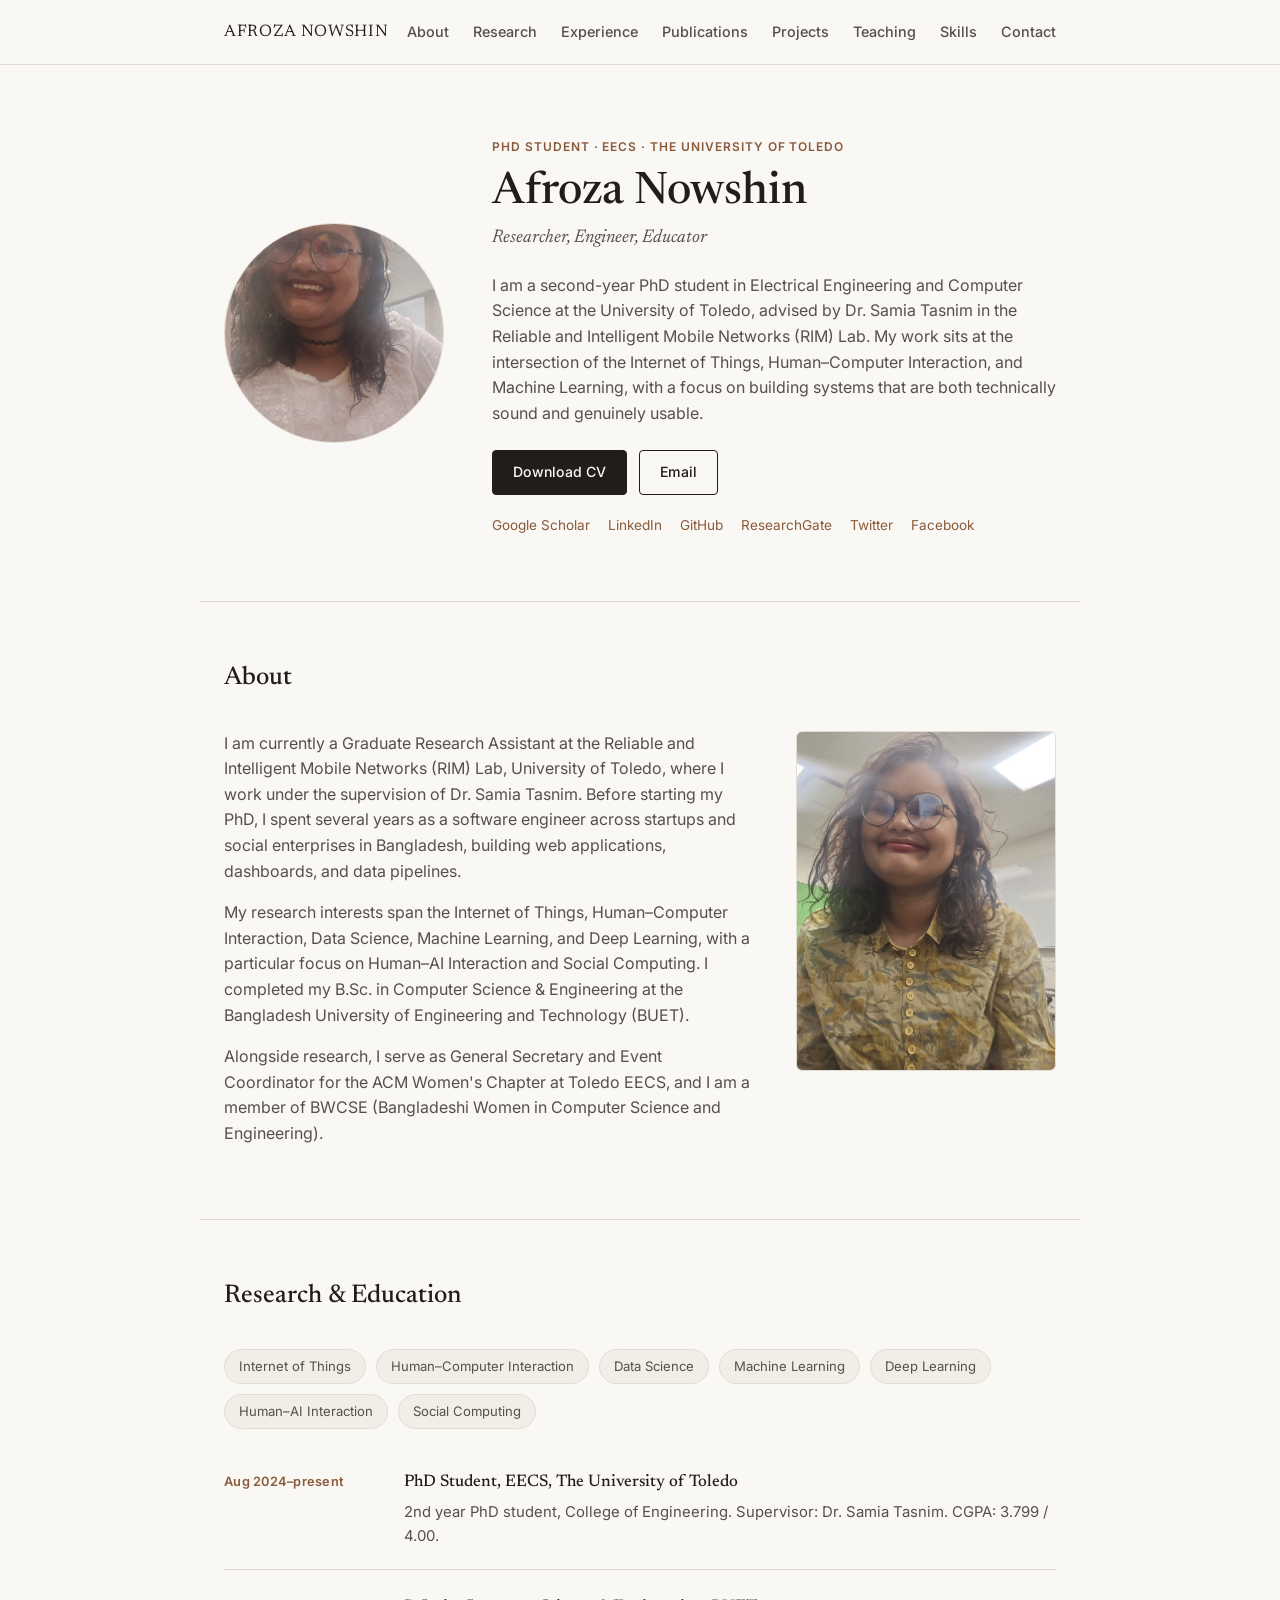
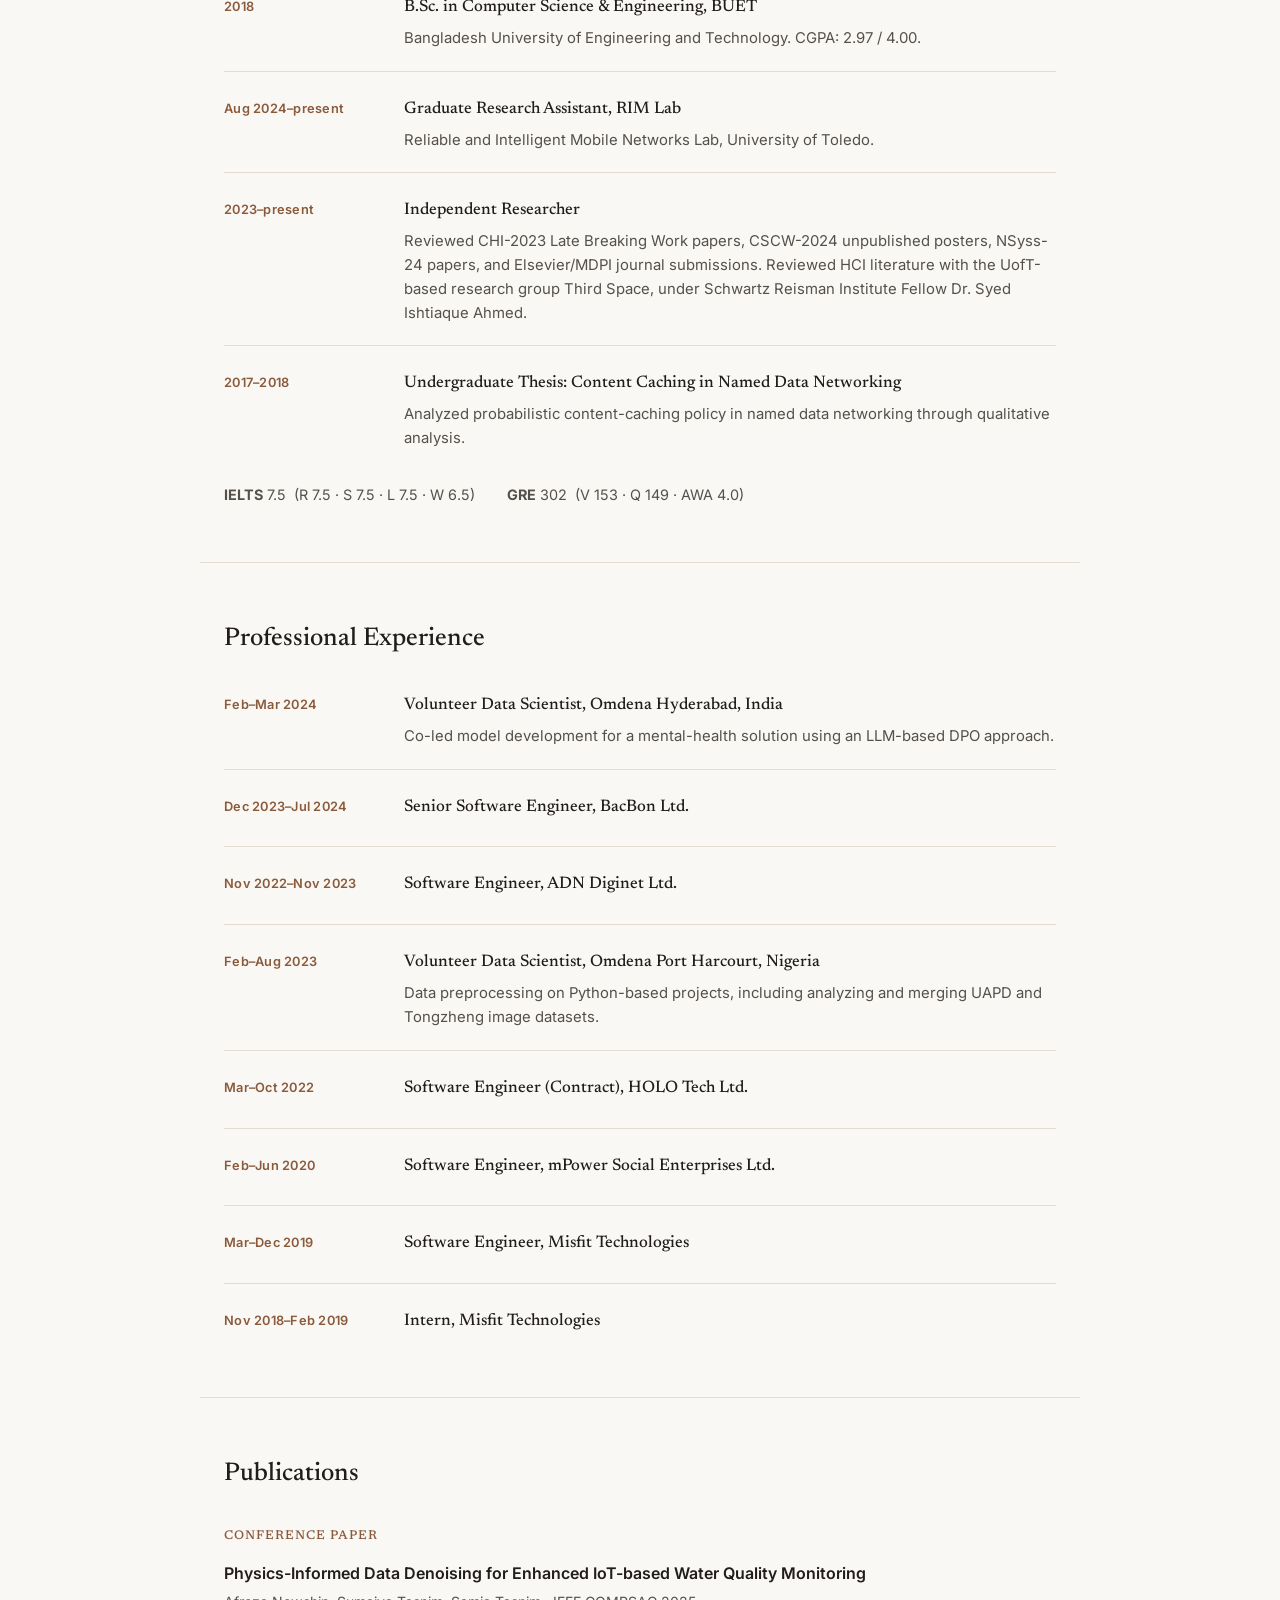
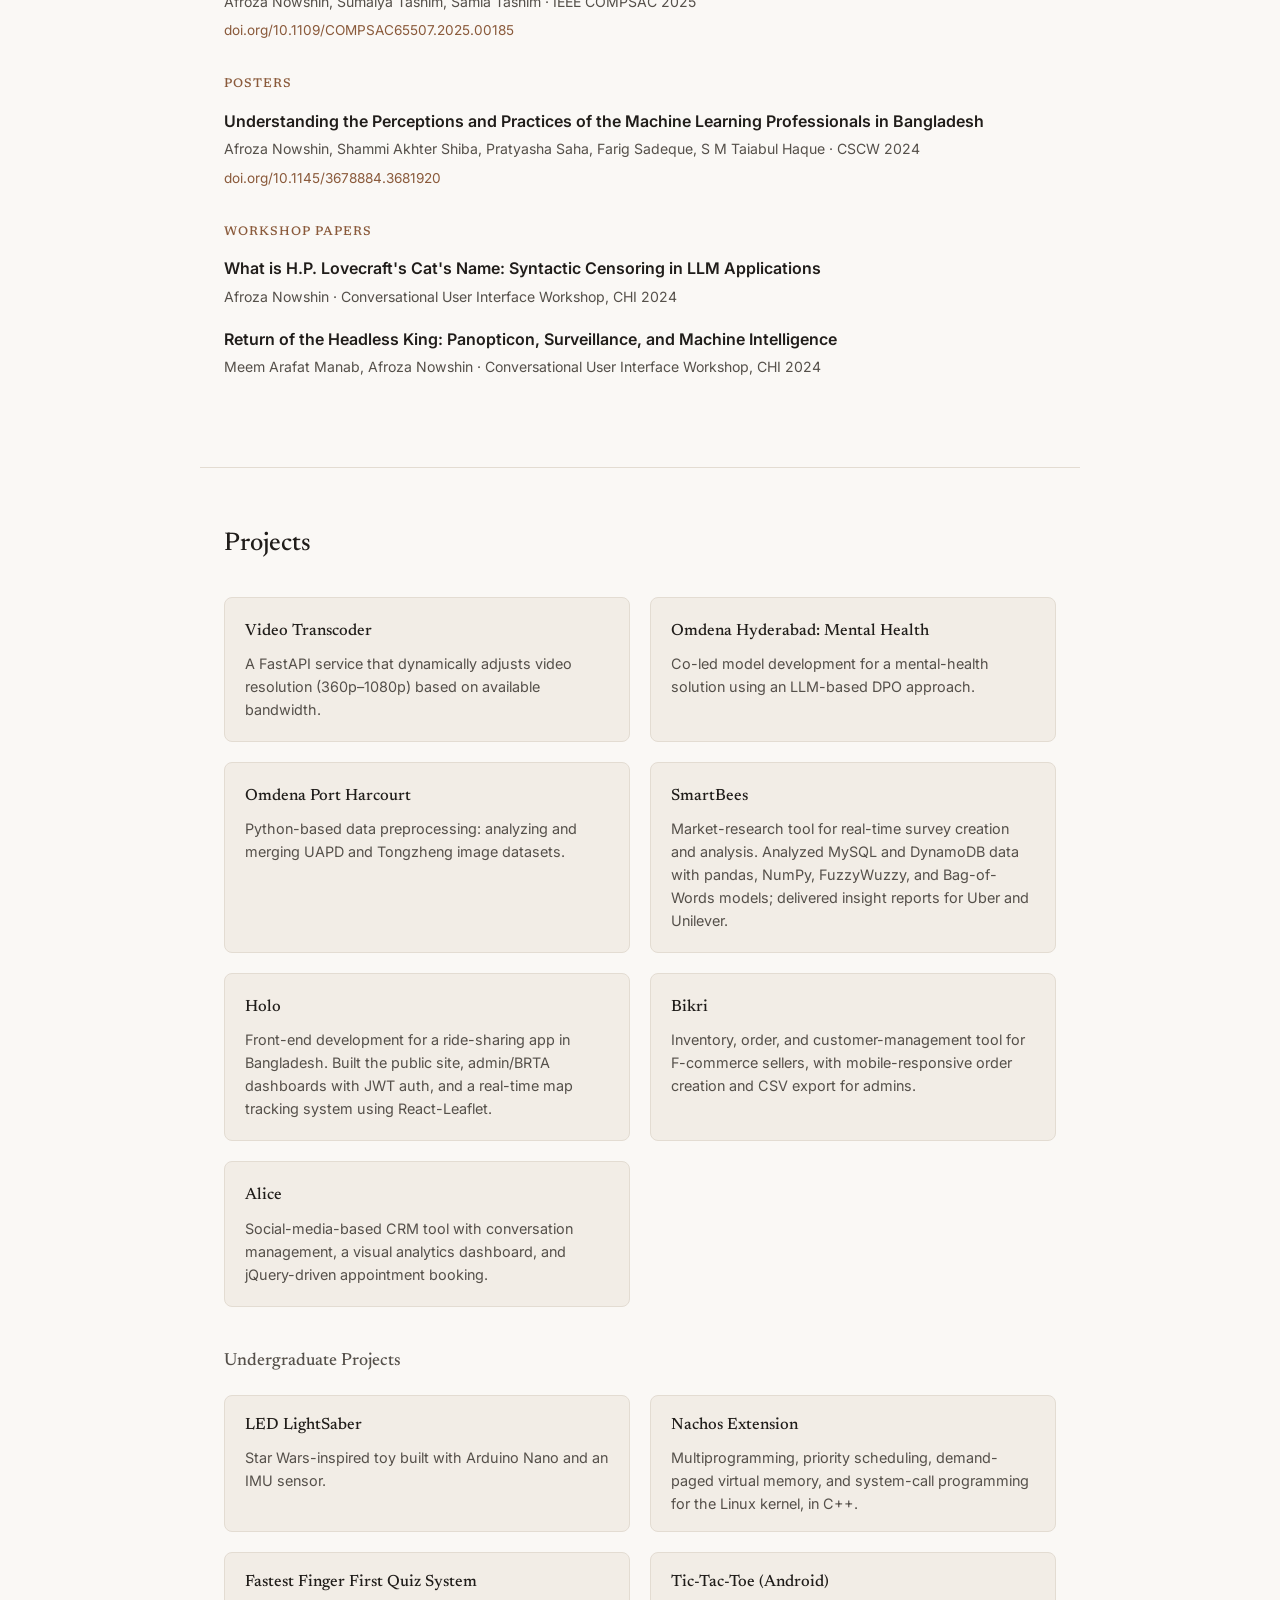
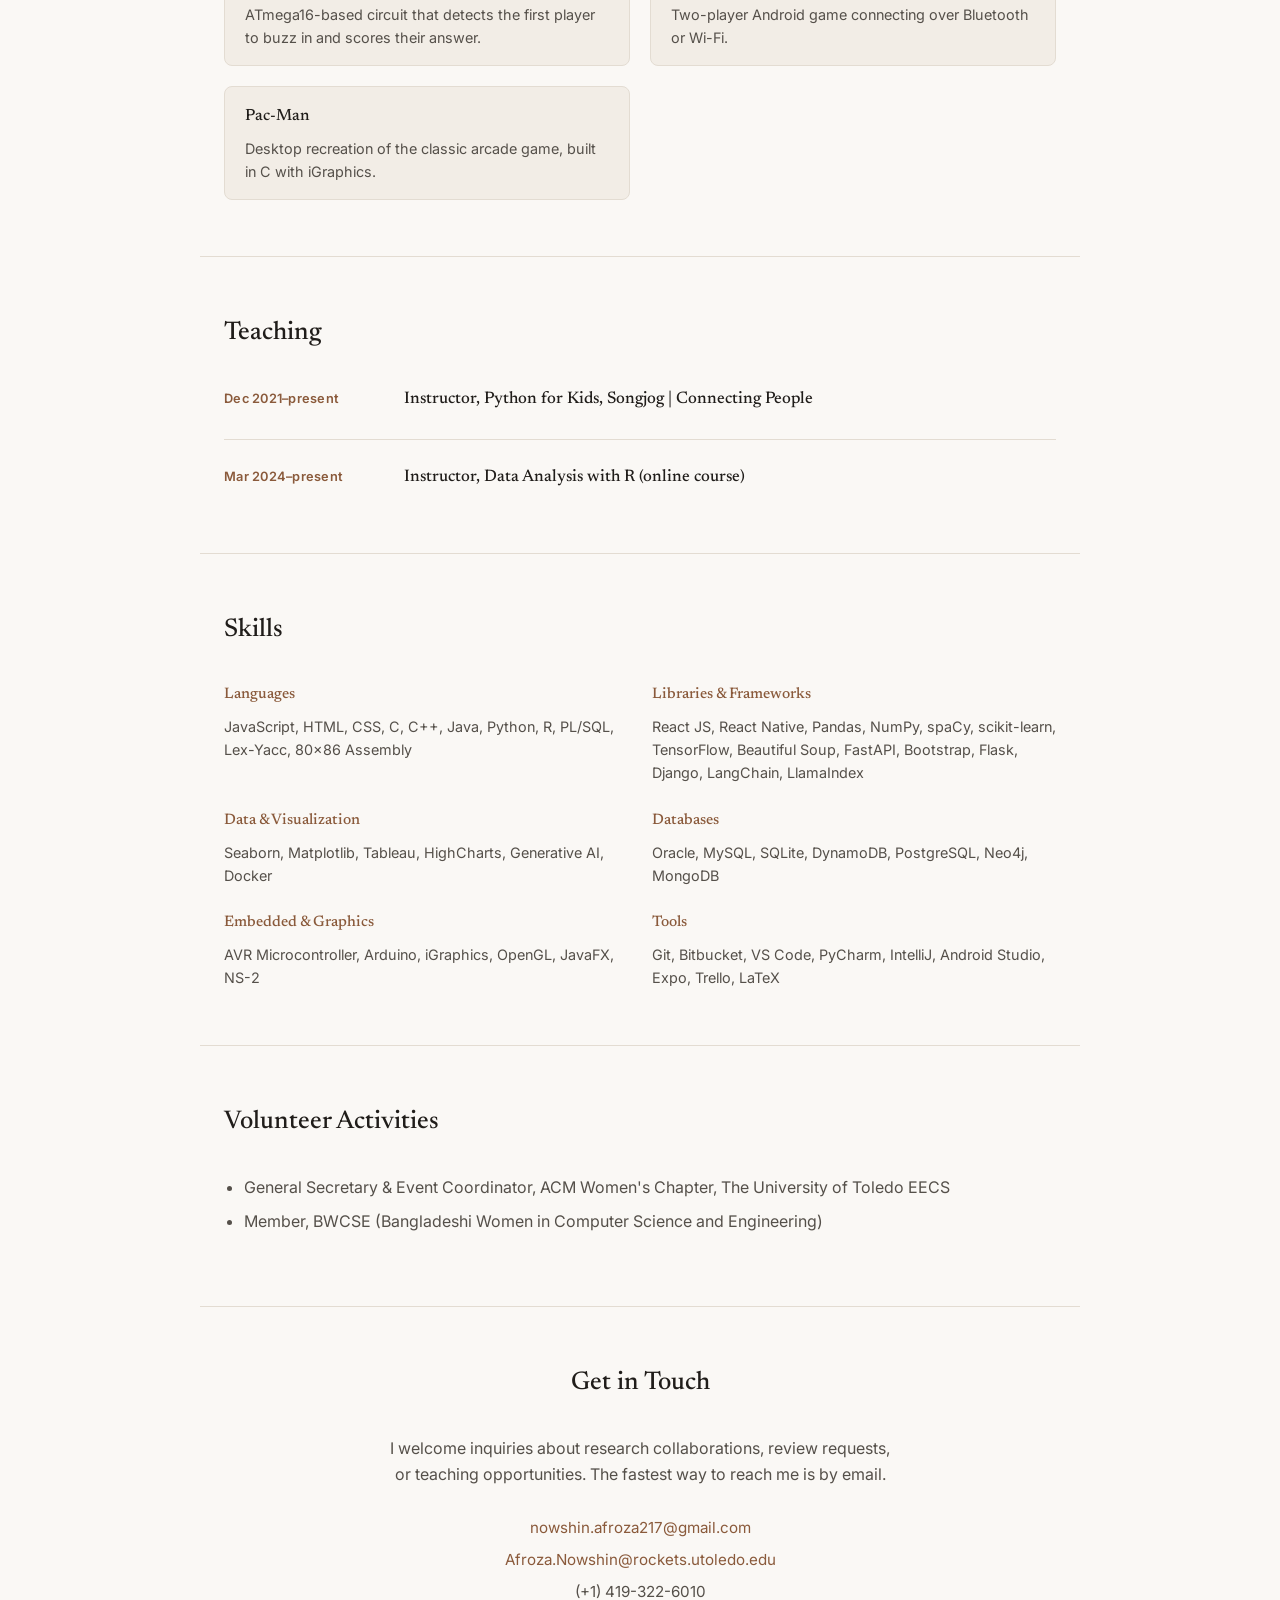
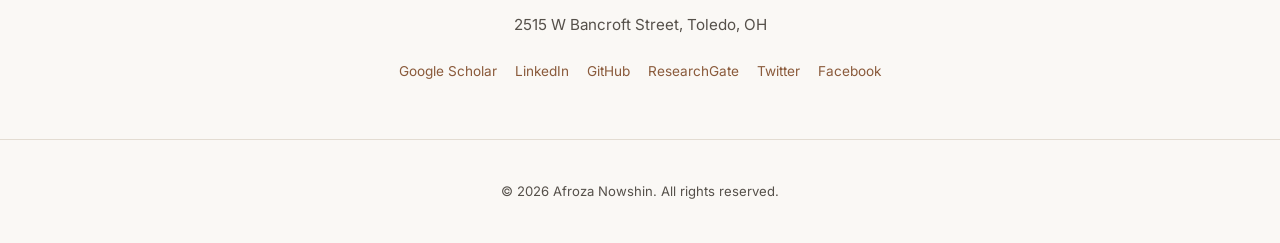
<file: index.html>
<!DOCTYPE html>
<html lang="en">
<head>
<meta charset="UTF-8">
<meta name="viewport" content="width=device-width, initial-scale=1.0">
<title>Afroza Nowshin — PhD Researcher, EECS, University of Toledo</title>
<meta name="description" content="Afroza Nowshin, PhD student, EECS, The University of Toledo. Research in IoT, Human-Computer Interaction, Data Science, and Machine Learning.">
<link rel="preconnect" href="https://fonts.googleapis.com">
<link href="https://fonts.googleapis.com/css2?family=Newsreader:ital,opsz,wght@0,6..72,400;0,6..72,500;0,6..72,600;1,6..72,400&family=Inter:wght@400;500;600;700&display=swap" rel="stylesheet">
<link rel="stylesheet" href="style.css">
</head>
<body>

<header class="site-header">
  <div class="wrap header-inner">
    <a href="#top" class="wordmark">AFROZA NOWSHIN</a>
    <nav class="main-nav">
      <button class="nav-toggle" id="navToggle" aria-label="Toggle menu" aria-expanded="false">
        <span></span><span></span><span></span>
      </button>
      <ul id="navList">
        <li><a href="#about">About</a></li>
        <li><a href="#research">Research</a></li>
        <li><a href="#experience">Experience</a></li>
        <li><a href="#publications">Publications</a></li>
        <li><a href="#projects">Projects</a></li>
        <li><a href="#teaching">Teaching</a></li>
        <li><a href="#skills">Skills</a></li>
        <li><a href="#contact">Contact</a></li>
      </ul>
    </nav>
  </div>
</header>

<main id="top">

  <!-- HERO -->
  <section class="hero wrap">
    <div class="hero-photo">
      <img src="assets/hero.jpg" alt="Portrait of Afroza Nowshin">
    </div>
    <div class="hero-text">
      <p class="eyebrow">PhD Student &middot; EECS &middot; The University of Toledo</p>
      <h1>Afroza Nowshin</h1>
      <p class="role">Researcher, Engineer, Educator</p>
      <p class="statement">
        I am a second-year PhD student in Electrical Engineering and Computer Science at the
        University of Toledo, advised by Dr. Samia Tasnim in the Reliable and Intelligent Mobile
        Networks (RIM) Lab. My work sits at the intersection of the Internet of Things,
        Human&ndash;Computer Interaction, and Machine Learning, with a focus on building systems
        that are both technically sound and genuinely usable.
      </p>
      <div class="hero-links">
        <a href="Afroza-Nowshin-CV.pdf" class="btn btn-primary">Download CV</a>
        <a href="mailto:nowshin.afroza217@gmail.com" class="btn">Email</a>
      </div>
      <ul class="social-row" aria-label="Social profiles">
        <li><a href="https://scholar.google.com/citations?hl=en&user=oI8IxuMAAAAJ&view_op=list_works" target="_blank" rel="noopener">Google Scholar</a></li>
        <li><a href="https://www.linkedin.com/in/afroza-nowshin-100/" target="_blank" rel="noopener">LinkedIn</a></li>
        <li><a href="https://github.com/Afroza2" target="_blank" rel="noopener">GitHub</a></li>
        <li><a href="https://www.researchgate.net/profile/Afroza-Nowshin-2" target="_blank" rel="noopener">ResearchGate</a></li>
        <li><a href="https://twitter.com/AfrozaN2" target="_blank" rel="noopener">Twitter</a></li>
        <li><a href="#" target="_blank" rel="noopener">Facebook</a></li>
      </ul>
    </div>
  </section>

  <!-- ABOUT -->
  <section id="about" class="section wrap">
    <h2 class="section-title">About</h2>
    <div class="about-grid">
      <div class="about-copy">
        <p>
          I am currently a Graduate Research Assistant at the Reliable and Intelligent Mobile
          Networks (RIM) Lab, University of Toledo, where I work under the supervision of
          Dr. Samia Tasnim. Before starting my PhD, I spent several years as a software engineer
          across startups and social enterprises in Bangladesh, building web applications,
          dashboards, and data pipelines.
        </p>
        <p>
          My research interests span the Internet of Things, Human&ndash;Computer Interaction,
          Data Science, Machine Learning, and Deep Learning, with a particular focus on
          Human&ndash;AI Interaction and Social Computing. I completed my B.Sc. in Computer
          Science &amp; Engineering at the Bangladesh University of Engineering and Technology
          (BUET).
        </p>
        <p>
          Alongside research, I serve as General Secretary and Event Coordinator for the ACM
          Women's Chapter at Toledo EECS, and I am a member of BWCSE (Bangladeshi Women in
          Computer Science and Engineering).
        </p>
      </div>
      <div class="about-photo">
        <img src="assets/portrait2.jpg" alt="Afroza Nowshin">
      </div>
    </div>
  </section>

  <!-- RESEARCH / EDUCATION -->
  <section id="research" class="section wrap">
    <h2 class="section-title">Research &amp; Education</h2>

    <div class="interest-tags">
      <span>Internet of Things</span>
      <span>Human&ndash;Computer Interaction</span>
      <span>Data Science</span>
      <span>Machine Learning</span>
      <span>Deep Learning</span>
      <span>Human&ndash;AI Interaction</span>
      <span>Social Computing</span>
    </div>

    <div class="timeline">
      <div class="timeline-item">
        <div class="timeline-date">Aug 2024&ndash;present</div>
        <div class="timeline-body">
          <h3>PhD Student, EECS, The University of Toledo</h3>
          <p>2nd year PhD student, College of Engineering. Supervisor: Dr. Samia Tasnim. CGPA: 3.799 / 4.00.</p>
        </div>
      </div>
      <div class="timeline-item">
        <div class="timeline-date">2018</div>
        <div class="timeline-body">
          <h3>B.Sc. in Computer Science &amp; Engineering, BUET</h3>
          <p>Bangladesh University of Engineering and Technology. CGPA: 2.97 / 4.00.</p>
        </div>
      </div>
      <div class="timeline-item">
        <div class="timeline-date">Aug 2024&ndash;present</div>
        <div class="timeline-body">
          <h3>Graduate Research Assistant, RIM Lab</h3>
          <p>Reliable and Intelligent Mobile Networks Lab, University of Toledo.</p>
        </div>
      </div>
      <div class="timeline-item">
        <div class="timeline-date">2023&ndash;present</div>
        <div class="timeline-body">
          <h3>Independent Researcher</h3>
          <p>
            Reviewed CHI-2023 Late Breaking Work papers, CSCW-2024 unpublished posters, NSyss-24
            papers, and Elsevier/MDPI journal submissions. Reviewed HCI literature with the
            UofT-based research group Third Space, under Schwartz Reisman Institute Fellow
            Dr. Syed Ishtiaque Ahmed.
          </p>
        </div>
      </div>
      <div class="timeline-item">
        <div class="timeline-date">2017&ndash;2018</div>
        <div class="timeline-body">
          <h3>Undergraduate Thesis: Content Caching in Named Data Networking</h3>
          <p>Analyzed probabilistic content-caching policy in named data networking through qualitative analysis.</p>
        </div>
      </div>
    </div>

    <div class="test-scores">
      <span><strong>IELTS</strong> 7.5 &nbsp;(R 7.5 &middot; S 7.5 &middot; L 7.5 &middot; W 6.5)</span>
      <span><strong>GRE</strong> 302 &nbsp;(V 153 &middot; Q 149 &middot; AWA 4.0)</span>
    </div>
  </section>

  <!-- EXPERIENCE -->
  <section id="experience" class="section wrap">
    <h2 class="section-title">Professional Experience</h2>
    <div class="timeline">
      <div class="timeline-item">
        <div class="timeline-date">Feb&ndash;Mar 2024</div>
        <div class="timeline-body">
          <h3>Volunteer Data Scientist, Omdena Hyderabad, India</h3>
          <p>Co-led model development for a mental-health solution using an LLM-based DPO approach.</p>
        </div>
      </div>
      <div class="timeline-item">
        <div class="timeline-date">Dec 2023&ndash;Jul 2024</div>
        <div class="timeline-body">
          <h3>Senior Software Engineer, BacBon Ltd.</h3>
        </div>
      </div>
      <div class="timeline-item">
        <div class="timeline-date">Nov 2022&ndash;Nov 2023</div>
        <div class="timeline-body">
          <h3>Software Engineer, ADN Diginet Ltd.</h3>
        </div>
      </div>
      <div class="timeline-item">
        <div class="timeline-date">Feb&ndash;Aug 2023</div>
        <div class="timeline-body">
          <h3>Volunteer Data Scientist, Omdena Port Harcourt, Nigeria</h3>
          <p>Data preprocessing on Python-based projects, including analyzing and merging UAPD and Tongzheng image datasets.</p>
        </div>
      </div>
      <div class="timeline-item">
        <div class="timeline-date">Mar&ndash;Oct 2022</div>
        <div class="timeline-body">
          <h3>Software Engineer (Contract), HOLO Tech Ltd.</h3>
        </div>
      </div>
      <div class="timeline-item">
        <div class="timeline-date">Feb&ndash;Jun 2020</div>
        <div class="timeline-body">
          <h3>Software Engineer, mPower Social Enterprises Ltd.</h3>
        </div>
      </div>
      <div class="timeline-item">
        <div class="timeline-date">Mar&ndash;Dec 2019</div>
        <div class="timeline-body">
          <h3>Software Engineer, Misfit Technologies</h3>
        </div>
      </div>
      <div class="timeline-item">
        <div class="timeline-date">Nov 2018&ndash;Feb 2019</div>
        <div class="timeline-body">
          <h3>Intern, Misfit Technologies</h3>
        </div>
      </div>
    </div>
  </section>

  <!-- PUBLICATIONS -->
  <section id="publications" class="section wrap">
    <h2 class="section-title">Publications</h2>

    <div class="pub-group">
      <h3 class="pub-kind">Conference Paper</h3>
      <div class="pub-item">
        <p class="pub-title">Physics-Informed Data Denoising for Enhanced IoT-based Water Quality Monitoring</p>
        <p class="pub-meta">Afroza Nowshin, Sumaiya Tasnim, Samia Tasnim &middot; IEEE COMPSAC 2025</p>
        <a class="pub-link" href="https://doi.org/10.1109/COMPSAC65507.2025.00185" target="_blank" rel="noopener">doi.org/10.1109/COMPSAC65507.2025.00185</a>
      </div>
    </div>

    <div class="pub-group">
      <h3 class="pub-kind">Posters</h3>
      <div class="pub-item">
        <p class="pub-title">Understanding the Perceptions and Practices of the Machine Learning Professionals in Bangladesh</p>
        <p class="pub-meta">Afroza Nowshin, Shammi Akhter Shiba, Pratyasha Saha, Farig Sadeque, S M Taiabul Haque &middot; CSCW 2024</p>
        <a class="pub-link" href="https://doi.org/10.1145/3678884.3681920" target="_blank" rel="noopener">doi.org/10.1145/3678884.3681920</a>
      </div>
    </div>

    <div class="pub-group">
      <h3 class="pub-kind">Workshop Papers</h3>
      <div class="pub-item">
        <p class="pub-title">What is H.P. Lovecraft's Cat's Name: Syntactic Censoring in LLM Applications</p>
        <p class="pub-meta">Afroza Nowshin &middot; Conversational User Interface Workshop, CHI 2024</p>
      </div>
      <div class="pub-item">
        <p class="pub-title">Return of the Headless King: Panopticon, Surveillance, and Machine Intelligence</p>
        <p class="pub-meta">Meem Arafat Manab, Afroza Nowshin &middot; Conversational User Interface Workshop, CHI 2024</p>
      </div>
    </div>
  </section>

  <!-- PROJECTS -->
  <section id="projects" class="section wrap">
    <h2 class="section-title">Projects</h2>

    <div class="project-grid">
      <article class="project-card">
        <h3>Video Transcoder</h3>
        <p>A FastAPI service that dynamically adjusts video resolution (360p&ndash;1080p) based on available bandwidth.</p>
      </article>
      <article class="project-card">
        <h3>Omdena Hyderabad: Mental Health</h3>
        <p>Co-led model development for a mental-health solution using an LLM-based DPO approach.</p>
      </article>
      <article class="project-card">
        <h3>Omdena Port Harcourt</h3>
        <p>Python-based data preprocessing: analyzing and merging UAPD and Tongzheng image datasets.</p>
      </article>
      <article class="project-card">
        <h3>SmartBees</h3>
        <p>Market-research tool for real-time survey creation and analysis. Analyzed MySQL and DynamoDB data with pandas, NumPy, FuzzyWuzzy, and Bag-of-Words models; delivered insight reports for Uber and Unilever.</p>
      </article>
      <article class="project-card">
        <h3>Holo</h3>
        <p>Front-end development for a ride-sharing app in Bangladesh. Built the public site, admin/BRTA dashboards with JWT auth, and a real-time map tracking system using React-Leaflet.</p>
      </article>
      <article class="project-card">
        <h3>Bikri</h3>
        <p>Inventory, order, and customer-management tool for F-commerce sellers, with mobile-responsive order creation and CSV export for admins.</p>
      </article>
      <article class="project-card">
        <h3>Alice</h3>
        <p>Social-media-based CRM tool with conversation management, a visual analytics dashboard, and jQuery-driven appointment booking.</p>
      </article>
    </div>

    <h3 class="sub-heading">Undergraduate Projects</h3>
    <div class="project-grid">
      <article class="project-card small">
        <h3>LED LightSaber</h3>
        <p>Star Wars-inspired toy built with Arduino Nano and an IMU sensor.</p>
      </article>
      <article class="project-card small">
        <h3>Nachos Extension</h3>
        <p>Multiprogramming, priority scheduling, demand-paged virtual memory, and system-call programming for the Linux kernel, in C++.</p>
      </article>
      <article class="project-card small">
        <h3>Fastest Finger First Quiz System</h3>
        <p>ATmega16-based circuit that detects the first player to buzz in and scores their answer.</p>
      </article>
      <article class="project-card small">
        <h3>Tic-Tac-Toe (Android)</h3>
        <p>Two-player Android game connecting over Bluetooth or Wi-Fi.</p>
      </article>
      <article class="project-card small">
        <h3>Pac-Man</h3>
        <p>Desktop recreation of the classic arcade game, built in C with iGraphics.</p>
      </article>
    </div>
  </section>

  <!-- TEACHING -->
  <section id="teaching" class="section wrap">
    <h2 class="section-title">Teaching</h2>
    <div class="timeline">
      <div class="timeline-item">
        <div class="timeline-date">Dec 2021&ndash;present</div>
        <div class="timeline-body">
          <h3>Instructor, Python for Kids, Songjog | Connecting People</h3>
        </div>
      </div>
      <div class="timeline-item">
        <div class="timeline-date">Mar 2024&ndash;present</div>
        <div class="timeline-body">
          <h3>Instructor, Data Analysis with R (online course)</h3>
        </div>
      </div>
    </div>
  </section>

  <!-- SKILLS -->
  <section id="skills" class="section wrap">
    <h2 class="section-title">Skills</h2>
    <div class="skills-grid">
      <div class="skill-cat">
        <h3>Languages</h3>
        <p>JavaScript, HTML, CSS, C, C++, Java, Python, R, PL/SQL, Lex-Yacc, 80x86 Assembly</p>
      </div>
      <div class="skill-cat">
        <h3>Libraries &amp; Frameworks</h3>
        <p>React JS, React Native, Pandas, NumPy, spaCy, scikit-learn, TensorFlow, Beautiful Soup, FastAPI, Bootstrap, Flask, Django, LangChain, LlamaIndex</p>
      </div>
      <div class="skill-cat">
        <h3>Data &amp; Visualization</h3>
        <p>Seaborn, Matplotlib, Tableau, HighCharts, Generative AI, Docker</p>
      </div>
      <div class="skill-cat">
        <h3>Databases</h3>
        <p>Oracle, MySQL, SQLite, DynamoDB, PostgreSQL, Neo4j, MongoDB</p>
      </div>
      <div class="skill-cat">
        <h3>Embedded &amp; Graphics</h3>
        <p>AVR Microcontroller, Arduino, iGraphics, OpenGL, JavaFX, NS-2</p>
      </div>
      <div class="skill-cat">
        <h3>Tools</h3>
        <p>Git, Bitbucket, VS Code, PyCharm, IntelliJ, Android Studio, Expo, Trello, LaTeX</p>
      </div>
    </div>
  </section>

  <!-- VOLUNTEER -->
  <section class="section wrap">
    <h2 class="section-title">Volunteer Activities</h2>
    <ul class="plain-list">
      <li>General Secretary &amp; Event Coordinator, ACM Women's Chapter, The University of Toledo EECS</li>
      <li>Member, BWCSE (Bangladeshi Women in Computer Science and Engineering)</li>
    </ul>
  </section>

  <!-- CONTACT -->
  <section id="contact" class="section wrap contact-section">
    <h2 class="section-title">Get in Touch</h2>
    <p class="contact-copy">
      I welcome inquiries about research collaborations, review requests, or teaching opportunities.
      The fastest way to reach me is by email.
    </p>
    <div class="contact-details">
      <a href="mailto:nowshin.afroza217@gmail.com">nowshin.afroza217@gmail.com</a>
      <a href="mailto:Afroza.Nowshin@rockets.utoledo.edu">Afroza.Nowshin@rockets.utoledo.edu</a>
      <span>(+1) 419-322-6010</span>
      <span>2515 W Bancroft Street, Toledo, OH</span>
    </div>
    <ul class="social-row centered">
      <li><a href="https://scholar.google.com/citations?hl=en&user=oI8IxuMAAAAJ&view_op=list_works" target="_blank" rel="noopener">Google Scholar</a></li>
      <li><a href="https://www.linkedin.com/in/afroza-nowshin-100/" target="_blank" rel="noopener">LinkedIn</a></li>
      <li><a href="https://github.com/Afroza2" target="_blank" rel="noopener">GitHub</a></li>
      <li><a href="https://www.researchgate.net/profile/Afroza-Nowshin-2" target="_blank" rel="noopener">ResearchGate</a></li>
      <li><a href="https://twitter.com/AfrozaN2" target="_blank" rel="noopener">Twitter</a></li>
      <li><a href="#" target="_blank" rel="noopener">Facebook</a></li>
    </ul>
  </section>

</main>

<footer class="site-footer">
  <div class="wrap">
    <p>&copy; <span id="year"></span> Afroza Nowshin. All rights reserved.</p>
  </div>
</footer>

<script src="script.js"></script>
</body>
</html>
</file>
<file: style.css>
:root {
  --bg: #faf8f5;
  --bg-alt: #f2ede6;
  --ink: #201d1a;
  --ink-soft: #55504a;
  --accent: #8a5a3b;
  --line: #e3dcd2;
  --serif: 'Newsreader', Georgia, serif;
  --sans: 'Inter', -apple-system, BlinkMacSystemFont, sans-serif;
  --max: 880px;
}

* { box-sizing: border-box; }

html { scroll-behavior: smooth; }

html, body {
  overflow-x: hidden;
  width: 100%;
}

body {
  margin: 0;
  background: var(--bg);
  color: var(--ink);
  font-family: var(--sans);
  line-height: 1.6;
  -webkit-font-smoothing: antialiased;
  -webkit-text-size-adjust: 100%;
}

.wrap {
  max-width: var(--max);
  margin: 0 auto;
  padding: 0 24px;
}

img { max-width: 100%; height: auto; }

a { color: var(--accent); text-decoration: none; }
a:hover { text-decoration: underline; }

h1, h2, h3 {
  font-family: var(--serif);
  font-weight: 500;
  color: var(--ink);
  margin: 0;
}

/* Header */
.site-header {
  position: sticky;
  top: 0;
  z-index: 50;
  background: rgba(250, 248, 245, 0.92);
  backdrop-filter: blur(6px);
  border-bottom: 1px solid var(--line);
}

.header-inner {
  display: flex;
  align-items: center;
  justify-content: space-between;
  height: 64px;
}

.wordmark {
  font-family: var(--serif);
  font-size: 1.05rem;
  letter-spacing: 0.04em;
  color: var(--ink);
}
.wordmark:hover { text-decoration: none; color: var(--accent); }

.main-nav ul {
  list-style: none;
  display: flex;
  gap: 24px;
  margin: 0;
  padding: 0;
}

.main-nav a {
  color: var(--ink-soft);
  font-size: 0.9rem;
  font-weight: 500;
}
.main-nav a:hover { color: var(--accent); text-decoration: none; }

.nav-toggle {
  display: none;
  flex-direction: column;
  justify-content: center;
  align-items: center;
  gap: 5px;
  width: 44px;
  height: 44px;
  margin: -6px;
  background: none;
  border: none;
  cursor: pointer;
}
.nav-toggle span {
  display: block;
  width: 22px;
  height: 2px;
  background: var(--ink);
}

/* Hero */
.hero {
  display: grid;
  grid-template-columns: 220px 1fr;
  gap: 48px;
  align-items: center;
  padding-top: 72px;
  padding-bottom: 64px;
}

.hero-photo img {
  width: 100%;
  aspect-ratio: 1 / 1;
  object-fit: cover;
  border-radius: 50%;
  border: 1px solid var(--line);
}

.eyebrow {
  text-transform: uppercase;
  letter-spacing: 0.08em;
  font-size: 0.75rem;
  color: var(--accent);
  font-weight: 600;
  margin: 0 0 12px;
}

.hero-text h1 {
  font-size: 2.8rem;
  line-height: 1.1;
  margin-bottom: 6px;
}

.role {
  font-family: var(--serif);
  font-style: italic;
  color: var(--ink-soft);
  font-size: 1.15rem;
  margin: 0 0 20px;
}

.statement {
  max-width: 60ch;
  color: var(--ink-soft);
  margin-bottom: 24px;
}

.hero-links {
  display: flex;
  gap: 12px;
  margin-bottom: 20px;
}

.btn {
  display: inline-block;
  padding: 10px 20px;
  border-radius: 4px;
  border: 1px solid var(--ink);
  color: var(--ink);
  font-size: 0.88rem;
  font-weight: 500;
}
.btn:hover { text-decoration: none; background: var(--ink); color: var(--bg); }

.btn-primary {
  background: var(--ink);
  color: var(--bg);
}
.btn-primary:hover { background: var(--accent); border-color: var(--accent); }

.social-row {
  list-style: none;
  display: flex;
  gap: 18px;
  margin: 0;
  padding: 0;
  font-size: 0.85rem;
}
.social-row.centered { justify-content: center; }

/* Sections */
.section {
  padding: 56px 24px;
  border-top: 1px solid var(--line);
}

.section-title {
  font-size: 1.6rem;
  margin-bottom: 32px;
}

.sub-heading {
  font-family: var(--serif);
  font-size: 1.1rem;
  margin: 40px 0 20px;
  color: var(--ink-soft);
}

/* About */
.about-grid {
  display: grid;
  grid-template-columns: 1fr 260px;
  gap: 40px;
  align-items: start;
}
.about-copy p { margin: 0 0 16px; color: var(--ink-soft); }
.about-photo img {
  width: 100%;
  border-radius: 6px;
  border: 1px solid var(--line);
}

/* Interest tags */
.interest-tags {
  display: flex;
  flex-wrap: wrap;
  gap: 10px;
  margin-bottom: 40px;
}
.interest-tags span {
  background: var(--bg-alt);
  border: 1px solid var(--line);
  border-radius: 20px;
  padding: 6px 14px;
  font-size: 0.82rem;
  color: var(--ink-soft);
}

/* Timeline */
.timeline {
  display: flex;
  flex-direction: column;
  gap: 24px;
}
.timeline-item {
  display: grid;
  grid-template-columns: 160px 1fr;
  gap: 20px;
  padding-bottom: 20px;
  border-bottom: 1px solid var(--line);
}
.timeline-item:last-child { border-bottom: none; padding-bottom: 0; }
.timeline-date {
  font-size: 0.8rem;
  color: var(--accent);
  font-weight: 600;
  letter-spacing: 0.02em;
  padding-top: 3px;
}
.timeline-body h3 {
  font-size: 1.05rem;
  margin-bottom: 6px;
}
.timeline-body p {
  color: var(--ink-soft);
  margin: 0;
  font-size: 0.93rem;
}

.test-scores {
  display: flex;
  gap: 32px;
  margin-top: 32px;
  font-size: 0.9rem;
  color: var(--ink-soft);
}

/* Publications */
.pub-group { margin-bottom: 32px; }
.pub-kind {
  font-size: 0.78rem;
  text-transform: uppercase;
  letter-spacing: 0.08em;
  color: var(--accent);
  margin-bottom: 14px;
}
.pub-item { margin-bottom: 18px; }
.pub-title { font-weight: 600; margin: 0 0 4px; }
.pub-meta { color: var(--ink-soft); font-size: 0.88rem; margin: 0 0 4px; }
.pub-link { font-size: 0.85rem; }

/* Projects */
.project-grid {
  display: grid;
  grid-template-columns: repeat(2, 1fr);
  gap: 20px;
}
.project-card {
  padding: 20px;
  background: var(--bg-alt);
  border: 1px solid var(--line);
  border-radius: 8px;
}
.project-card h3 {
  font-size: 1.02rem;
  margin-bottom: 8px;
}
.project-card p {
  color: var(--ink-soft);
  font-size: 0.9rem;
  margin: 0;
}
.project-card.small { padding: 16px 20px; }

/* Skills */
.skills-grid {
  display: grid;
  grid-template-columns: repeat(2, 1fr);
  gap: 24px;
}
.skill-cat h3 {
  font-size: 0.95rem;
  margin-bottom: 8px;
  color: var(--accent);
}
.skill-cat p {
  color: var(--ink-soft);
  margin: 0;
  font-size: 0.9rem;
}

/* Plain list */
.plain-list {
  color: var(--ink-soft);
  padding-left: 20px;
}
.plain-list li { margin-bottom: 8px; }

/* Contact */
.contact-section { text-align: center; }
.contact-copy {
  max-width: 50ch;
  margin: 0 auto 28px;
  color: var(--ink-soft);
}
.contact-details {
  display: flex;
  flex-direction: column;
  gap: 8px;
  margin-bottom: 24px;
  font-size: 0.95rem;
}
.contact-details span { color: var(--ink-soft); }

/* Footer */
.site-footer {
  border-top: 1px solid var(--line);
  padding: 28px 24px;
  text-align: center;
  color: var(--ink-soft);
  font-size: 0.82rem;
}

/* Responsive: tablets and below */
@media (max-width: 720px) {
  .wrap { padding: 0 20px; }

  .header-inner { height: 56px; }
  .wordmark { font-size: 0.95rem; }

  .hero {
    grid-template-columns: 1fr;
    text-align: center;
    padding-top: 36px;
    padding-bottom: 48px;
    gap: 24px;
  }
  .hero-photo img { width: 148px; margin: 0 auto; }
  .hero-text h1 { font-size: 2.1rem; }
  .role { font-size: 1.05rem; }
  .statement { margin-left: auto; margin-right: auto; }
  .hero-links {
    justify-content: center;
    flex-wrap: wrap;
  }
  .hero-links .btn { flex: 1 1 auto; text-align: center; min-width: 140px; }
  .social-row {
    justify-content: center;
    flex-wrap: wrap;
    row-gap: 10px;
  }

  .section { padding: 40px 20px; }
  .section-title { font-size: 1.35rem; margin-bottom: 24px; }
  .sub-heading { margin: 32px 0 16px; }

  .about-grid { grid-template-columns: 1fr; gap: 24px; }
  .about-photo { order: -1; max-width: 200px; margin: 0 auto; }

  .interest-tags { margin-bottom: 28px; }
  .interest-tags span { font-size: 0.78rem; padding: 6px 12px; }

  .timeline { gap: 20px; }
  .timeline-item { grid-template-columns: 1fr; gap: 4px; padding-bottom: 16px; }
  .timeline-date { padding-top: 0; }

  .test-scores { flex-direction: column; gap: 8px; margin-top: 24px; }

  .pub-link { word-break: break-word; }

  .project-grid { grid-template-columns: 1fr; gap: 14px; }
  .skills-grid { grid-template-columns: 1fr; gap: 20px; }

  .contact-details { font-size: 0.92rem; word-break: break-word; }

  .nav-toggle { display: flex; }
  .main-nav ul {
    position: absolute;
    top: 56px;
    left: 0;
    right: 0;
    background: var(--bg);
    flex-direction: column;
    gap: 0;
    border-bottom: 1px solid var(--line);
    display: none;
    max-height: calc(100vh - 56px);
    overflow-y: auto;
  }
  .main-nav ul.open { display: flex; }
  .main-nav li { border-top: 1px solid var(--line); }
  .main-nav a {
    display: block;
    padding: 14px 20px;
    min-height: 44px;
    line-height: 1.6;
  }
}

/* Responsive: small phones */
@media (max-width: 420px) {
  .wrap { padding: 0 16px; }

  .hero-text h1 { font-size: 1.85rem; }
  .eyebrow { font-size: 0.68rem; }
  .statement { font-size: 0.94rem; }

  .hero-links { flex-direction: column; width: 100%; }
  .hero-links .btn { width: 100%; }

  .section { padding: 32px 16px; }

  .project-card { padding: 16px; }
  .skill-cat p { font-size: 0.87rem; }
}
</file>
